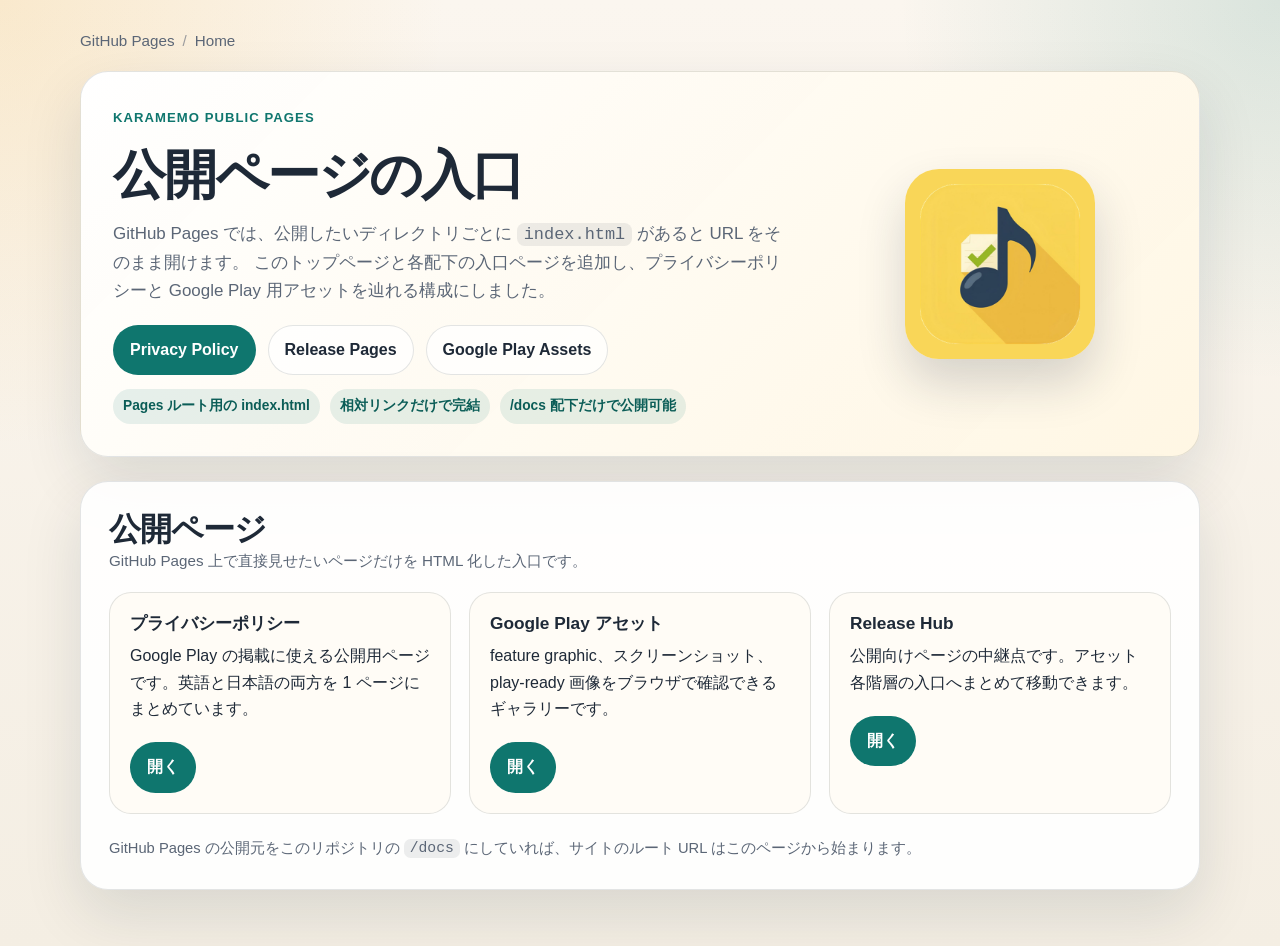
<file: docs/index.html>
<!DOCTYPE html>
<html lang="ja">
<head>
  <meta charset="utf-8">
  <meta name="viewport" content="width=device-width, initial-scale=1">
  <title>KaraMemo Public Pages</title>
  <meta name="description" content="KaraMemo の GitHub Pages 公開ページへの入口です。">
  <link rel="icon" type="image/png" href="./release/assets/google-play/app-icon.png">
  <link rel="stylesheet" href="./assets/site.css">
</head>
<body>
  <main>
    <div class="breadcrumb" aria-label="Breadcrumb">
      <span>GitHub Pages</span>
      <span class="sep">/</span>
      <span>Home</span>
    </div>

    <header class="hero">
      <div class="hero-copy">
        <div class="eyebrow">KaraMemo Public Pages</div>
        <h1>公開ページの入口</h1>
        <p class="lede">
          GitHub Pages では、公開したいディレクトリごとに <code>index.html</code> があると URL をそのまま開けます。
          このトップページと各配下の入口ページを追加し、プライバシーポリシーと Google Play 用アセットを辿れる構成にしました。
        </p>
        <div class="actions">
          <a class="button" href="./privacy-policy/index.html">Privacy Policy</a>
          <a class="button secondary" href="./release/index.html">Release Pages</a>
          <a class="button secondary" href="./release/assets/google-play/index.html">Google Play Assets</a>
        </div>
        <div class="badge-row" aria-label="Page notes">
          <span class="badge">Pages ルート用の index.html</span>
          <span class="badge">相対リンクだけで完結</span>
          <span class="badge">/docs 配下だけで公開可能</span>
        </div>
      </div>

      <div class="hero-media">
        <img class="hero-icon" src="./release/assets/google-play/app-icon.png" alt="KaraMemo app icon">
      </div>
    </header>

    <section class="section">
      <div class="section-head">
        <div>
          <h2>公開ページ</h2>
          <p class="note">GitHub Pages 上で直接見せたいページだけを HTML 化した入口です。</p>
        </div>
      </div>

      <div class="grid">
        <article class="card">
          <h3>プライバシーポリシー</h3>
          <p>Google Play の掲載に使える公開用ページです。英語と日本語の両方を 1 ページにまとめています。</p>
          <div class="actions">
            <a class="button" href="./privacy-policy/index.html">開く</a>
          </div>
        </article>

        <article class="card">
          <h3>Google Play アセット</h3>
          <p>feature graphic、スクリーンショット、play-ready 画像をブラウザで確認できるギャラリーです。</p>
          <div class="actions">
            <a class="button" href="./release/assets/google-play/index.html">開く</a>
          </div>
        </article>

        <article class="card">
          <h3>Release Hub</h3>
          <p>公開向けページの中継点です。アセット各階層の入口へまとめて移動できます。</p>
          <div class="actions">
            <a class="button" href="./release/index.html">開く</a>
          </div>
        </article>
      </div>

      <p class="footer-note">
        GitHub Pages の公開元をこのリポジトリの <code>/docs</code> にしていれば、サイトのルート URL はこのページから始まります。
      </p>
    </section>
  </main>
</body>
</html>
</file>
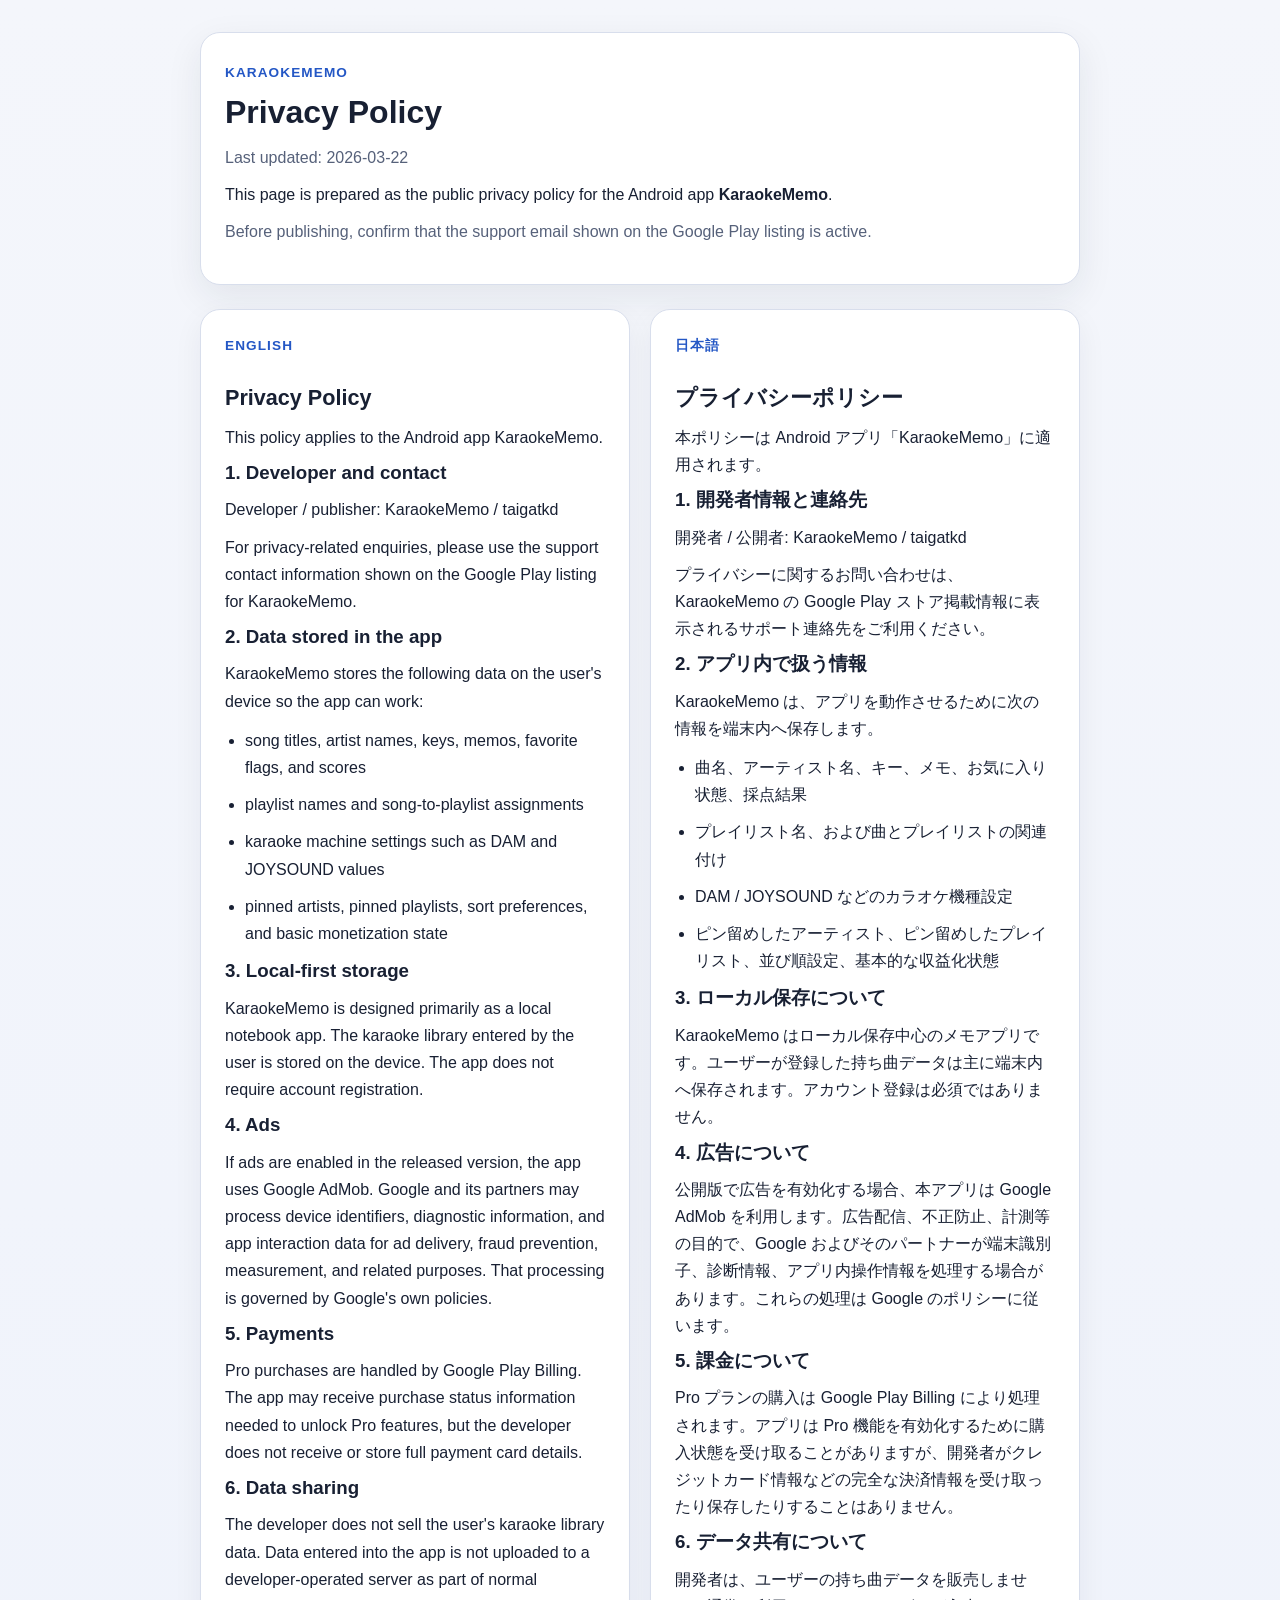
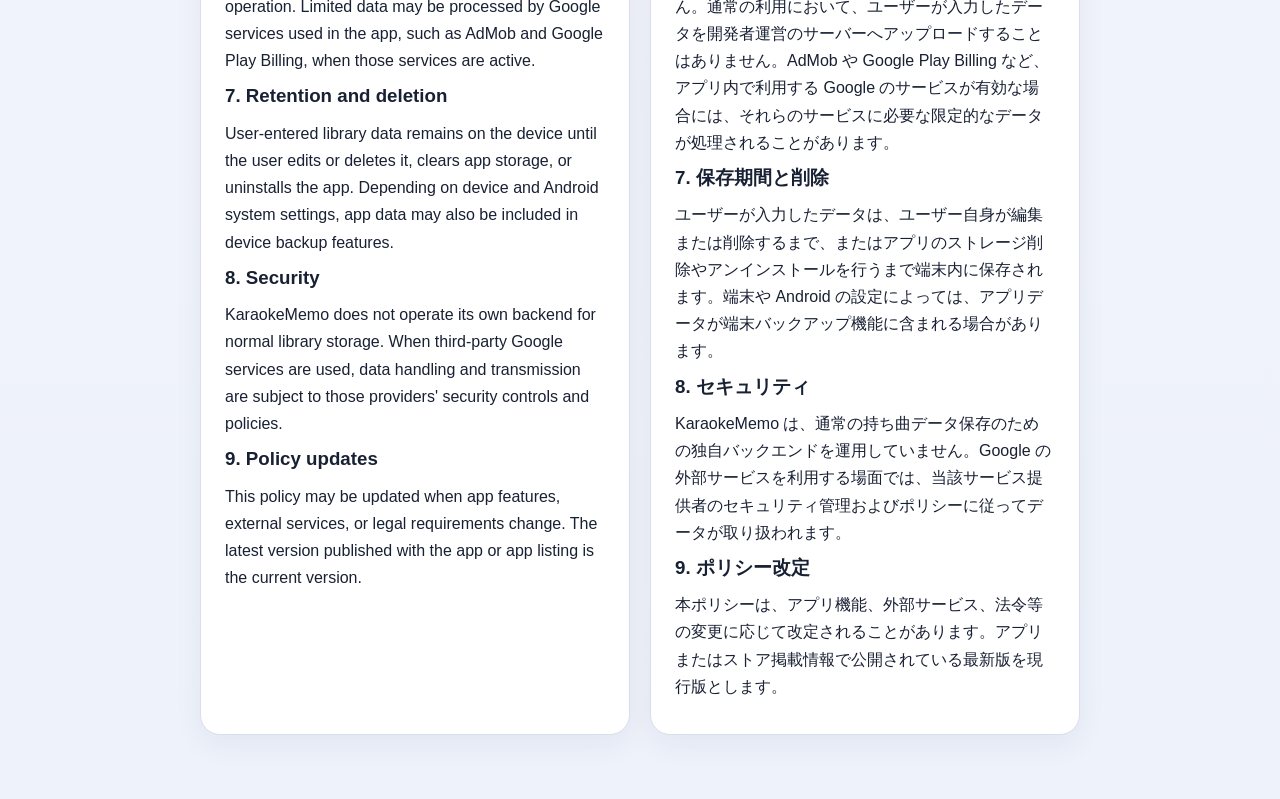
<file: docs/privacy-policy/index.html>
<!DOCTYPE html>
<html lang="en">
<head>
  <meta charset="utf-8">
  <meta name="viewport" content="width=device-width, initial-scale=1">
  <title>KaraokeMemo Privacy Policy</title>
  <link rel="icon" type="image/png" href="../release/assets/google-play/app-icon.png">
  <style>
    :root {
      color-scheme: light;
      --bg: #f6f7fb;
      --surface: #ffffff;
      --surface-alt: #eef1f8;
      --text: #182033;
      --muted: #56617a;
      --accent: #2457c5;
      --border: #d8deec;
    }

    * {
      box-sizing: border-box;
    }

    body {
      margin: 0;
      font-family: "Segoe UI", "Helvetica Neue", Arial, sans-serif;
      background: linear-gradient(180deg, #f4f6fb 0%, #eef2fb 100%);
      color: var(--text);
      line-height: 1.7;
    }

    main {
      max-width: 920px;
      margin: 0 auto;
      padding: 32px 20px 64px;
    }

    header {
      background: var(--surface);
      border: 1px solid var(--border);
      border-radius: 20px;
      padding: 28px 24px;
      box-shadow: 0 12px 36px rgba(24, 32, 51, 0.08);
    }

    h1,
    h2,
    h3 {
      line-height: 1.25;
      margin: 0 0 12px;
    }

    h1 {
      font-size: 2rem;
    }

    h2 {
      font-size: 1.35rem;
      margin-top: 28px;
    }

    p,
    li {
      color: var(--text);
      margin: 0 0 10px;
    }

    .meta,
    .note {
      color: var(--muted);
    }

    .lang-grid {
      display: grid;
      gap: 20px;
      margin-top: 24px;
    }

    .card {
      background: var(--surface);
      border: 1px solid var(--border);
      border-radius: 20px;
      padding: 24px;
      box-shadow: 0 10px 30px rgba(24, 32, 51, 0.06);
    }

    .eyebrow {
      color: var(--accent);
      font-size: 0.85rem;
      font-weight: 700;
      letter-spacing: 0.08em;
      text-transform: uppercase;
      margin-bottom: 8px;
    }

    ul {
      padding-left: 20px;
      margin: 12px 0;
    }

    code {
      font-family: Consolas, "Courier New", monospace;
      background: var(--surface-alt);
      border-radius: 6px;
      padding: 2px 6px;
    }

    @media (min-width: 840px) {
      .lang-grid {
        grid-template-columns: 1fr 1fr;
      }
    }
  </style>
</head>
<body>
  <main>
    <header>
      <div class="eyebrow">KaraokeMemo</div>
      <h1>Privacy Policy</h1>
      <p class="meta">Last updated: 2026-03-22</p>
      <p>
        This page is prepared as the public privacy policy for the Android app
        <strong>KaraokeMemo</strong>.
      </p>
      <p class="note">
        Before publishing, confirm that the support email shown on the Google Play listing is active.
      </p>
    </header>

    <section class="lang-grid" aria-label="Privacy policy in English and Japanese">
      <article class="card" lang="en">
        <div class="eyebrow">English</div>
        <h2>Privacy Policy</h2>
        <p>This policy applies to the Android app KaraokeMemo.</p>

        <h3>1. Developer and contact</h3>
        <p>
          Developer / publisher: KaraokeMemo / taigatkd
        </p>
        <p>
          For privacy-related enquiries, please use the support contact information shown on the Google Play listing for KaraokeMemo.
        </p>

        <h3>2. Data stored in the app</h3>
        <p>KaraokeMemo stores the following data on the user's device so the app can work:</p>
        <ul>
          <li>song titles, artist names, keys, memos, favorite flags, and scores</li>
          <li>playlist names and song-to-playlist assignments</li>
          <li>karaoke machine settings such as DAM and JOYSOUND values</li>
          <li>pinned artists, pinned playlists, sort preferences, and basic monetization state</li>
        </ul>

        <h3>3. Local-first storage</h3>
        <p>
          KaraokeMemo is designed primarily as a local notebook app. The karaoke library entered by the user is stored on the device. The app does not require account registration.
        </p>

        <h3>4. Ads</h3>
        <p>
          If ads are enabled in the released version, the app uses Google AdMob. Google and its partners may process device identifiers, diagnostic information, and app interaction data for ad delivery, fraud prevention, measurement, and related purposes. That processing is governed by Google's own policies.
        </p>

        <h3>5. Payments</h3>
        <p>
          Pro purchases are handled by Google Play Billing. The app may receive purchase status information needed to unlock Pro features, but the developer does not receive or store full payment card details.
        </p>

        <h3>6. Data sharing</h3>
        <p>
          The developer does not sell the user's karaoke library data. Data entered into the app is not uploaded to a developer-operated server as part of normal operation. Limited data may be processed by Google services used in the app, such as AdMob and Google Play Billing, when those services are active.
        </p>

        <h3>7. Retention and deletion</h3>
        <p>
          User-entered library data remains on the device until the user edits or deletes it, clears app storage, or uninstalls the app. Depending on device and Android system settings, app data may also be included in device backup features.
        </p>

        <h3>8. Security</h3>
        <p>
          KaraokeMemo does not operate its own backend for normal library storage. When third-party Google services are used, data handling and transmission are subject to those providers' security controls and policies.
        </p>

        <h3>9. Policy updates</h3>
        <p>
          This policy may be updated when app features, external services, or legal requirements change. The latest version published with the app or app listing is the current version.
        </p>
      </article>

      <article class="card" lang="ja">
        <div class="eyebrow">日本語</div>
        <h2>プライバシーポリシー</h2>
        <p>本ポリシーは Android アプリ「KaraokeMemo」に適用されます。</p>

        <h3>1. 開発者情報と連絡先</h3>
        <p>開発者 / 公開者: KaraokeMemo / taigatkd</p>
        <p>
          プライバシーに関するお問い合わせは、KaraokeMemo の Google Play ストア掲載情報に表示されるサポート連絡先をご利用ください。
        </p>

        <h3>2. アプリ内で扱う情報</h3>
        <p>KaraokeMemo は、アプリを動作させるために次の情報を端末内へ保存します。</p>
        <ul>
          <li>曲名、アーティスト名、キー、メモ、お気に入り状態、採点結果</li>
          <li>プレイリスト名、および曲とプレイリストの関連付け</li>
          <li>DAM / JOYSOUND などのカラオケ機種設定</li>
          <li>ピン留めしたアーティスト、ピン留めしたプレイリスト、並び順設定、基本的な収益化状態</li>
        </ul>

        <h3>3. ローカル保存について</h3>
        <p>
          KaraokeMemo はローカル保存中心のメモアプリです。ユーザーが登録した持ち曲データは主に端末内へ保存されます。アカウント登録は必須ではありません。
        </p>

        <h3>4. 広告について</h3>
        <p>
          公開版で広告を有効化する場合、本アプリは Google AdMob を利用します。広告配信、不正防止、計測等の目的で、Google およびそのパートナーが端末識別子、診断情報、アプリ内操作情報を処理する場合があります。これらの処理は Google のポリシーに従います。
        </p>

        <h3>5. 課金について</h3>
        <p>
          Pro プランの購入は Google Play Billing により処理されます。アプリは Pro 機能を有効化するために購入状態を受け取ることがありますが、開発者がクレジットカード情報などの完全な決済情報を受け取ったり保存したりすることはありません。
        </p>

        <h3>6. データ共有について</h3>
        <p>
          開発者は、ユーザーの持ち曲データを販売しません。通常の利用において、ユーザーが入力したデータを開発者運営のサーバーへアップロードすることはありません。AdMob や Google Play Billing など、アプリ内で利用する Google のサービスが有効な場合には、それらのサービスに必要な限定的なデータが処理されることがあります。
        </p>

        <h3>7. 保存期間と削除</h3>
        <p>
          ユーザーが入力したデータは、ユーザー自身が編集または削除するまで、またはアプリのストレージ削除やアンインストールを行うまで端末内に保存されます。端末や Android の設定によっては、アプリデータが端末バックアップ機能に含まれる場合があります。
        </p>

        <h3>8. セキュリティ</h3>
        <p>
          KaraokeMemo は、通常の持ち曲データ保存のための独自バックエンドを運用していません。Google の外部サービスを利用する場面では、当該サービス提供者のセキュリティ管理およびポリシーに従ってデータが取り扱われます。
        </p>

        <h3>9. ポリシー改定</h3>
        <p>
          本ポリシーは、アプリ機能、外部サービス、法令等の変更に応じて改定されることがあります。アプリまたはストア掲載情報で公開されている最新版を現行版とします。
        </p>
      </article>
    </section>
  </main>
</body>
</html>
</file>
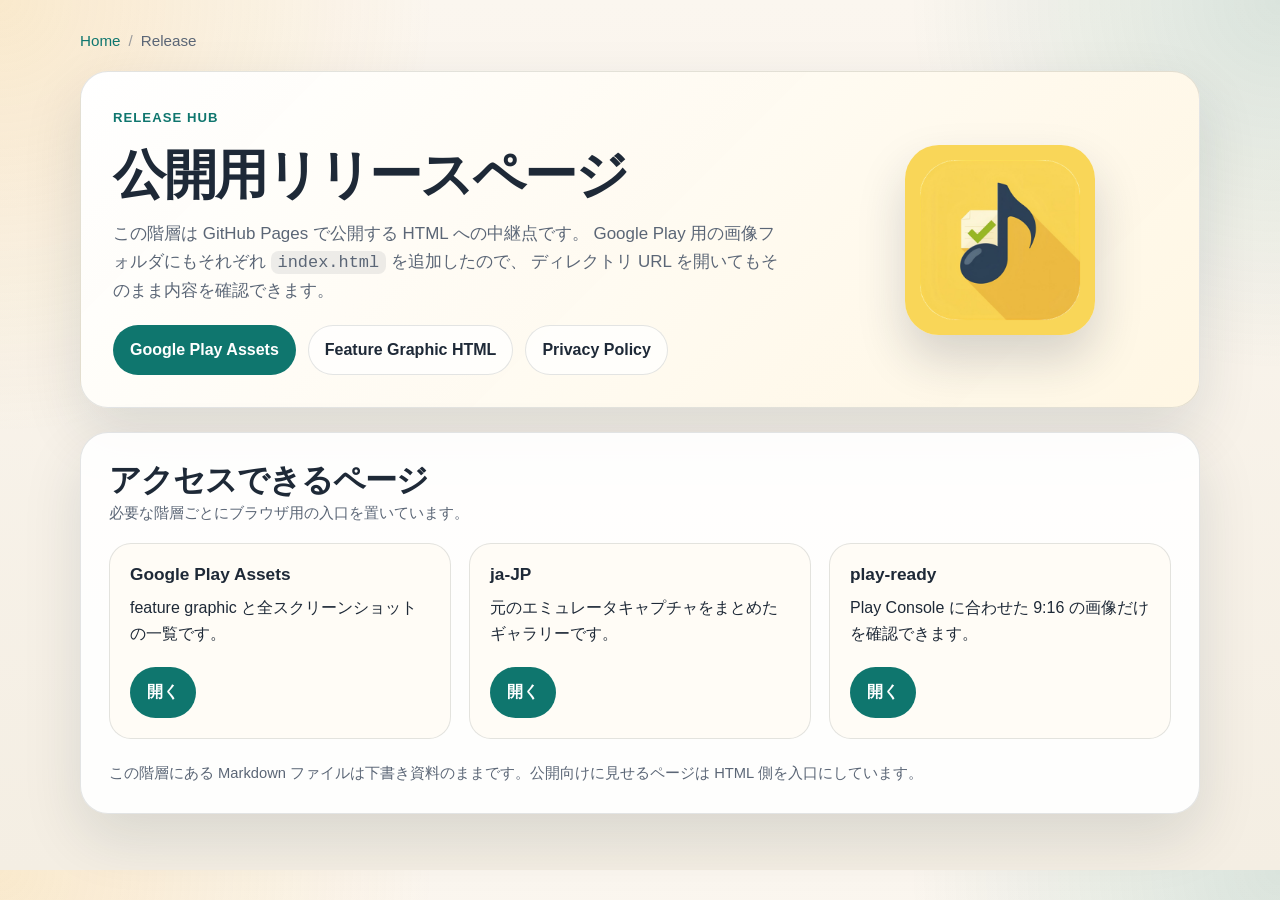
<file: docs/release/index.html>
<!DOCTYPE html>
<html lang="ja">
<head>
  <meta charset="utf-8">
  <meta name="viewport" content="width=device-width, initial-scale=1">
  <title>KaraMemo Release Pages</title>
  <meta name="description" content="KaraMemo のリリース公開ページ入口です。">
  <link rel="icon" type="image/png" href="./assets/google-play/app-icon.png">
  <link rel="stylesheet" href="../assets/site.css">
</head>
<body>
  <main>
    <nav class="breadcrumb" aria-label="Breadcrumb">
      <a href="../index.html">Home</a>
      <span class="sep">/</span>
      <span>Release</span>
    </nav>

    <header class="hero">
      <div class="hero-copy">
        <div class="eyebrow">Release Hub</div>
        <h1>公開用リリースページ</h1>
        <p class="lede">
          この階層は GitHub Pages で公開する HTML への中継点です。
          Google Play 用の画像フォルダにもそれぞれ <code>index.html</code> を追加したので、
          ディレクトリ URL を開いてもそのまま内容を確認できます。
        </p>
        <div class="actions">
          <a class="button" href="./assets/google-play/index.html">Google Play Assets</a>
          <a class="button secondary" href="./assets/google-play/feature-graphic.html">Feature Graphic HTML</a>
          <a class="button secondary" href="../privacy-policy/index.html">Privacy Policy</a>
        </div>
      </div>

      <div class="hero-media">
        <img class="hero-icon" src="./assets/google-play/app-icon.png" alt="KaraMemo app icon">
      </div>
    </header>

    <section class="section">
      <div class="section-head">
        <div>
          <h2>アクセスできるページ</h2>
          <p class="note">必要な階層ごとにブラウザ用の入口を置いています。</p>
        </div>
      </div>

      <div class="grid">
        <article class="card">
          <h3>Google Play Assets</h3>
          <p>feature graphic と全スクリーンショットの一覧です。</p>
          <div class="actions">
            <a class="button" href="./assets/google-play/index.html">開く</a>
          </div>
        </article>

        <article class="card">
          <h3>ja-JP</h3>
          <p>元のエミュレータキャプチャをまとめたギャラリーです。</p>
          <div class="actions">
            <a class="button" href="./assets/google-play/ja-JP/index.html">開く</a>
          </div>
        </article>

        <article class="card">
          <h3>play-ready</h3>
          <p>Play Console に合わせた 9:16 の画像だけを確認できます。</p>
          <div class="actions">
            <a class="button" href="./assets/google-play/ja-JP/play-ready/index.html">開く</a>
          </div>
        </article>
      </div>

      <p class="footer-note">
        この階層にある Markdown ファイルは下書き資料のままです。公開向けに見せるページは HTML 側を入口にしています。
      </p>
    </section>
  </main>
</body>
</html>
</file>
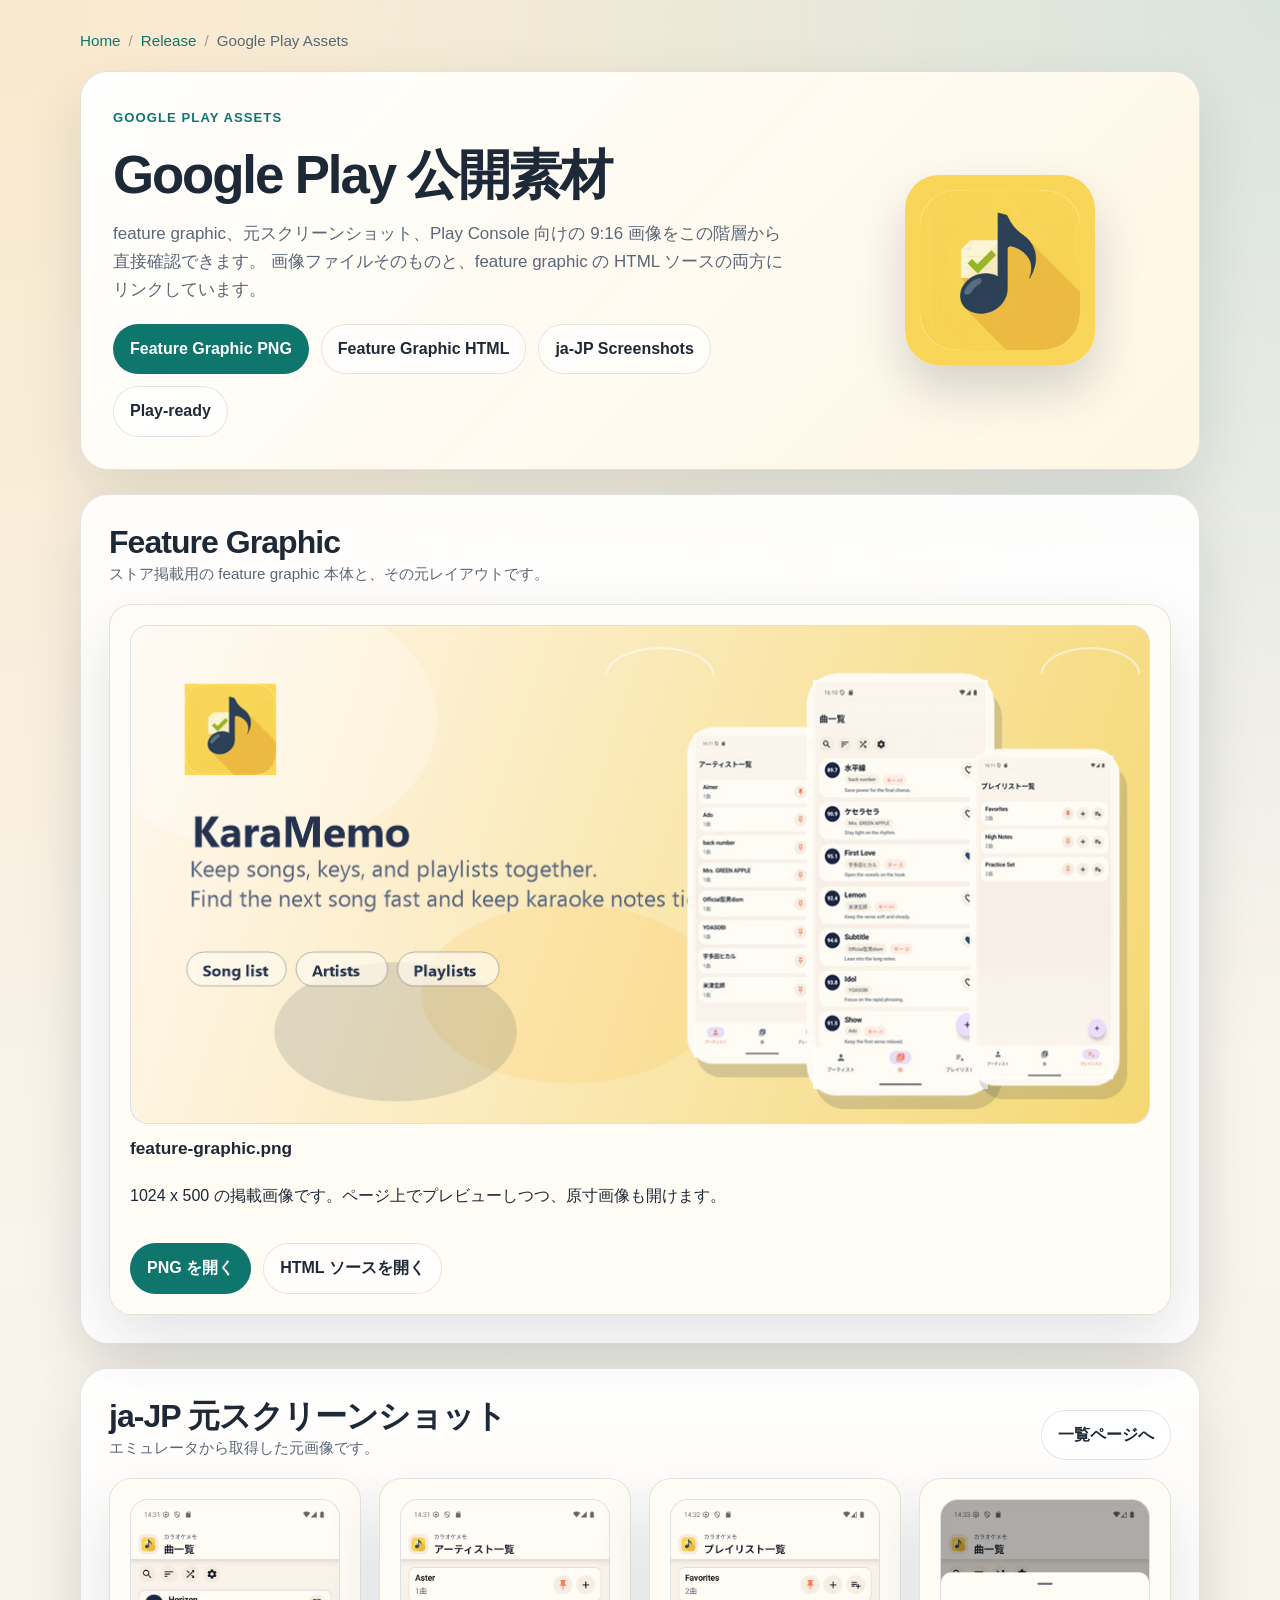
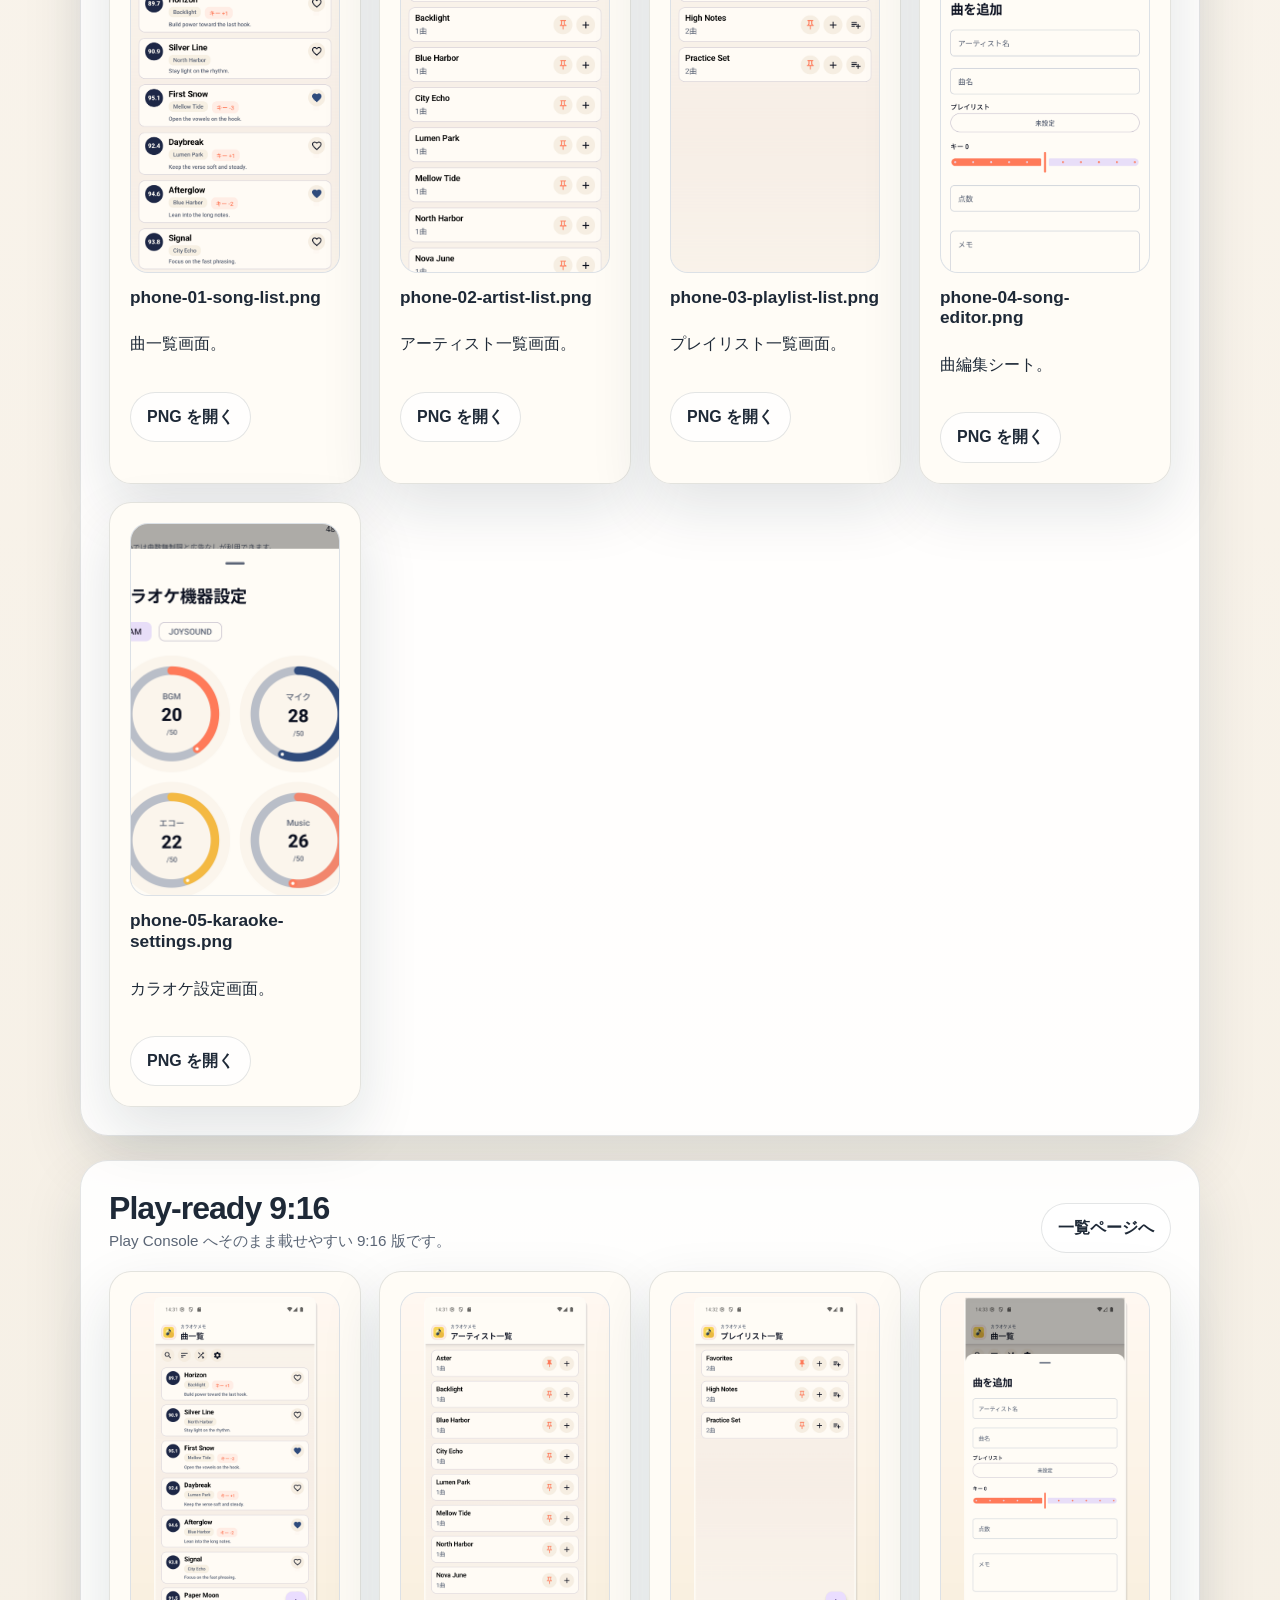
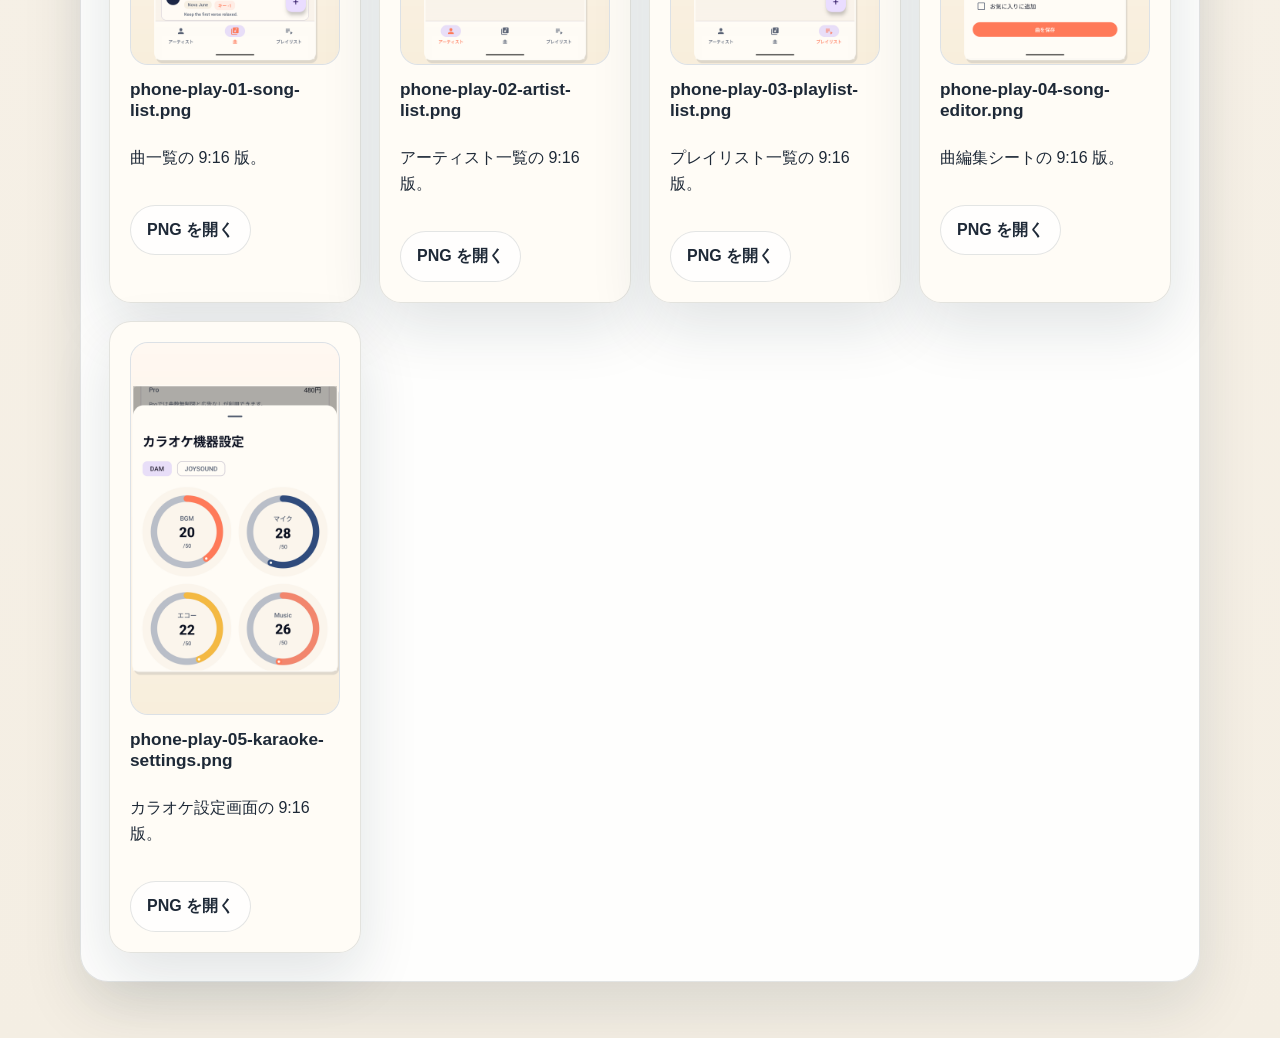
<file: docs/release/assets/google-play/index.html>
<!DOCTYPE html>
<html lang="ja">
<head>
  <meta charset="utf-8">
  <meta name="viewport" content="width=device-width, initial-scale=1">
  <title>KaraMemo Google Play Assets</title>
  <meta name="description" content="KaraMemo の Google Play 公開アセット一覧です。">
  <link rel="icon" type="image/png" href="./app-icon.png">
  <link rel="stylesheet" href="../../../assets/site.css">
</head>
<body>
  <main>
    <nav class="breadcrumb" aria-label="Breadcrumb">
      <a href="../../../index.html">Home</a>
      <span class="sep">/</span>
      <a href="../../index.html">Release</a>
      <span class="sep">/</span>
      <span>Google Play Assets</span>
    </nav>

    <header class="hero">
      <div class="hero-copy">
        <div class="eyebrow">Google Play Assets</div>
        <h1>Google Play 公開素材</h1>
        <p class="lede">
          feature graphic、元スクリーンショット、Play Console 向けの 9:16 画像をこの階層から直接確認できます。
          画像ファイルそのものと、feature graphic の HTML ソースの両方にリンクしています。
        </p>
        <div class="actions">
          <a class="button" href="./feature-graphic.png">Feature Graphic PNG</a>
          <a class="button secondary" href="./feature-graphic.html">Feature Graphic HTML</a>
          <a class="button secondary" href="./ja-JP/index.html">ja-JP Screenshots</a>
          <a class="button secondary" href="./ja-JP/play-ready/index.html">Play-ready</a>
        </div>
      </div>

      <div class="hero-media">
        <img class="hero-icon" src="./app-icon.png" alt="KaraMemo app icon">
      </div>
    </header>

    <section class="section">
      <div class="section-head">
        <div>
          <h2>Feature Graphic</h2>
          <p class="note">ストア掲載用の feature graphic 本体と、その元レイアウトです。</p>
        </div>
      </div>

      <div class="asset-grid">
        <article class="asset-card wide">
          <img class="feature-image" src="./feature-graphic.png" alt="KaraMemo Google Play feature graphic preview">
          <h3>feature-graphic.png</h3>
          <p>1024 x 500 の掲載画像です。ページ上でプレビューしつつ、原寸画像も開けます。</p>
          <div class="actions">
            <a class="button" href="./feature-graphic.png">PNG を開く</a>
            <a class="button secondary" href="./feature-graphic.html">HTML ソースを開く</a>
          </div>
        </article>
      </div>
    </section>

    <section class="section">
      <div class="section-head">
        <div>
          <h2>ja-JP 元スクリーンショット</h2>
          <p class="note">エミュレータから取得した元画像です。</p>
        </div>
        <a class="button secondary" href="./ja-JP/index.html">一覧ページへ</a>
      </div>

      <div class="asset-grid">
        <article class="asset-card">
          <img src="./ja-JP/phone-01-song-list.png" alt="曲一覧スクリーンショット">
          <h3>phone-01-song-list.png</h3>
          <p>曲一覧画面。</p>
          <div class="actions"><a class="button secondary" href="./ja-JP/phone-01-song-list.png">PNG を開く</a></div>
        </article>

        <article class="asset-card">
          <img src="./ja-JP/phone-02-artist-list.png" alt="アーティスト一覧スクリーンショット">
          <h3>phone-02-artist-list.png</h3>
          <p>アーティスト一覧画面。</p>
          <div class="actions"><a class="button secondary" href="./ja-JP/phone-02-artist-list.png">PNG を開く</a></div>
        </article>

        <article class="asset-card">
          <img src="./ja-JP/phone-03-playlist-list.png" alt="プレイリスト一覧スクリーンショット">
          <h3>phone-03-playlist-list.png</h3>
          <p>プレイリスト一覧画面。</p>
          <div class="actions"><a class="button secondary" href="./ja-JP/phone-03-playlist-list.png">PNG を開く</a></div>
        </article>

        <article class="asset-card">
          <img src="./ja-JP/phone-04-song-editor.png" alt="曲編集スクリーンショット">
          <h3>phone-04-song-editor.png</h3>
          <p>曲編集シート。</p>
          <div class="actions"><a class="button secondary" href="./ja-JP/phone-04-song-editor.png">PNG を開く</a></div>
        </article>

        <article class="asset-card">
          <img src="./ja-JP/phone-05-karaoke-settings.png" alt="カラオケ設定画面スクリーンショット">
          <h3>phone-05-karaoke-settings.png</h3>
          <p>カラオケ設定画面。</p>
          <div class="actions"><a class="button secondary" href="./ja-JP/phone-05-karaoke-settings.png">PNG を開く</a></div>
        </article>
      </div>
    </section>

    <section class="section">
      <div class="section-head">
        <div>
          <h2>Play-ready 9:16</h2>
          <p class="note">Play Console へそのまま載せやすい 9:16 版です。</p>
        </div>
        <a class="button secondary" href="./ja-JP/play-ready/index.html">一覧ページへ</a>
      </div>

      <div class="asset-grid">
        <article class="asset-card">
          <img src="./ja-JP/play-ready/phone-play-01-song-list.png" alt="曲一覧 play-ready スクリーンショット">
          <h3>phone-play-01-song-list.png</h3>
          <p>曲一覧の 9:16 版。</p>
          <div class="actions"><a class="button secondary" href="./ja-JP/play-ready/phone-play-01-song-list.png">PNG を開く</a></div>
        </article>

        <article class="asset-card">
          <img src="./ja-JP/play-ready/phone-play-02-artist-list.png" alt="アーティスト一覧 play-ready スクリーンショット">
          <h3>phone-play-02-artist-list.png</h3>
          <p>アーティスト一覧の 9:16 版。</p>
          <div class="actions"><a class="button secondary" href="./ja-JP/play-ready/phone-play-02-artist-list.png">PNG を開く</a></div>
        </article>

        <article class="asset-card">
          <img src="./ja-JP/play-ready/phone-play-03-playlist-list.png" alt="プレイリスト一覧 play-ready スクリーンショット">
          <h3>phone-play-03-playlist-list.png</h3>
          <p>プレイリスト一覧の 9:16 版。</p>
          <div class="actions"><a class="button secondary" href="./ja-JP/play-ready/phone-play-03-playlist-list.png">PNG を開く</a></div>
        </article>

        <article class="asset-card">
          <img src="./ja-JP/play-ready/phone-play-04-song-editor.png" alt="曲編集 play-ready スクリーンショット">
          <h3>phone-play-04-song-editor.png</h3>
          <p>曲編集シートの 9:16 版。</p>
          <div class="actions"><a class="button secondary" href="./ja-JP/play-ready/phone-play-04-song-editor.png">PNG を開く</a></div>
        </article>

        <article class="asset-card">
          <img src="./ja-JP/play-ready/phone-play-05-karaoke-settings.png" alt="カラオケ設定画面 play-ready スクリーンショット">
          <h3>phone-play-05-karaoke-settings.png</h3>
          <p>カラオケ設定画面の 9:16 版。</p>
          <div class="actions"><a class="button secondary" href="./ja-JP/play-ready/phone-play-05-karaoke-settings.png">PNG を開く</a></div>
        </article>
      </div>
    </section>
  </main>
</body>
</html>
</file>
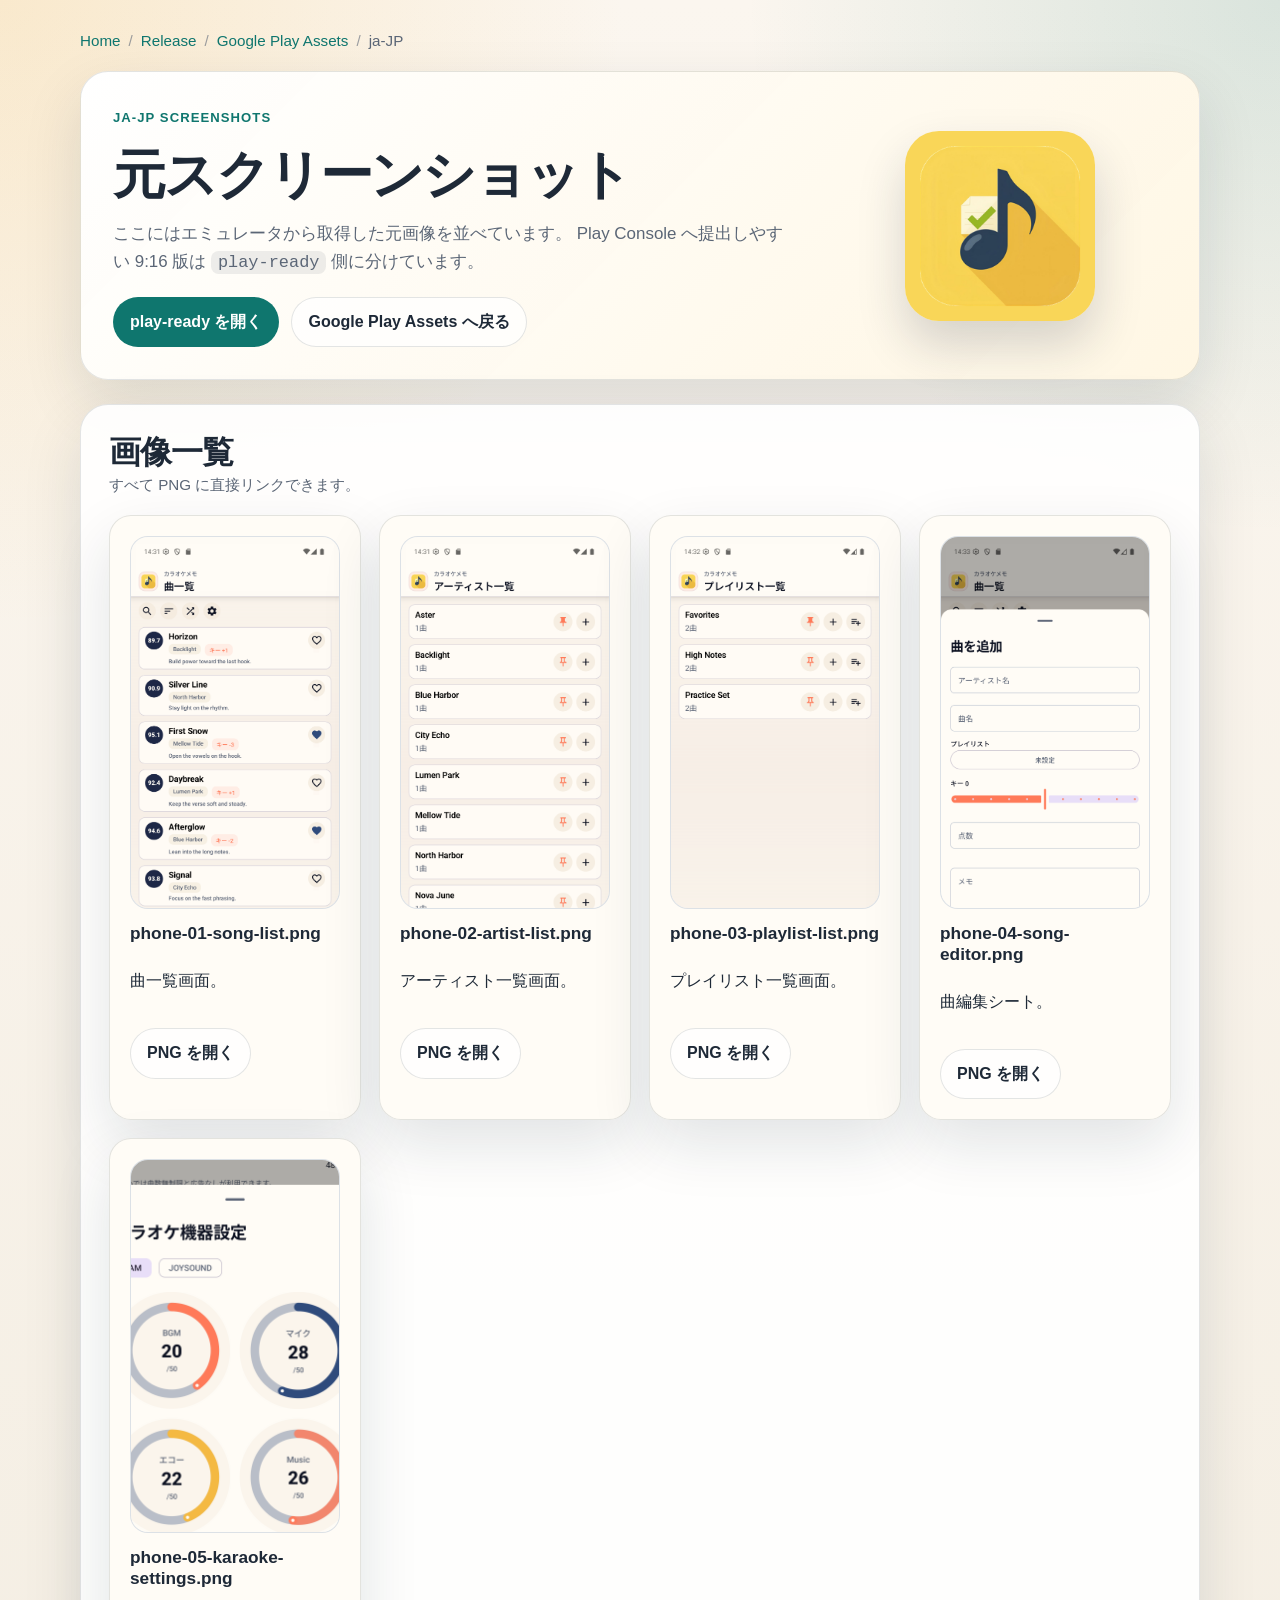
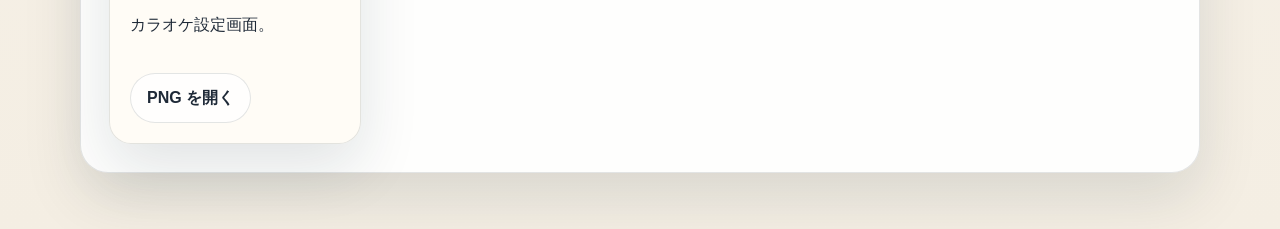
<file: docs/release/assets/google-play/ja-JP/index.html>
<!DOCTYPE html>
<html lang="ja">
<head>
  <meta charset="utf-8">
  <meta name="viewport" content="width=device-width, initial-scale=1">
  <title>KaraMemo ja-JP Screenshots</title>
  <meta name="description" content="KaraMemo の ja-JP スクリーンショット一覧です。">
  <link rel="icon" type="image/png" href="../app-icon.png">
  <link rel="stylesheet" href="../../../../assets/site.css">
</head>
<body>
  <main>
    <nav class="breadcrumb" aria-label="Breadcrumb">
      <a href="../../../../index.html">Home</a>
      <span class="sep">/</span>
      <a href="../../../index.html">Release</a>
      <span class="sep">/</span>
      <a href="../index.html">Google Play Assets</a>
      <span class="sep">/</span>
      <span>ja-JP</span>
    </nav>

    <header class="hero">
      <div class="hero-copy">
        <div class="eyebrow">ja-JP Screenshots</div>
        <h1>元スクリーンショット</h1>
        <p class="lede">
          ここにはエミュレータから取得した元画像を並べています。
          Play Console へ提出しやすい 9:16 版は <code>play-ready</code> 側に分けています。
        </p>
        <div class="actions">
          <a class="button" href="./play-ready/index.html">play-ready を開く</a>
          <a class="button secondary" href="../index.html">Google Play Assets へ戻る</a>
        </div>
      </div>

      <div class="hero-media">
        <img class="hero-icon" src="../app-icon.png" alt="KaraMemo app icon">
      </div>
    </header>

    <section class="section">
      <div class="section-head">
        <div>
          <h2>画像一覧</h2>
          <p class="note">すべて PNG に直接リンクできます。</p>
        </div>
      </div>

      <div class="asset-grid">
        <article class="asset-card">
          <img src="./phone-01-song-list.png" alt="曲一覧スクリーンショット">
          <h3>phone-01-song-list.png</h3>
          <p>曲一覧画面。</p>
          <div class="actions"><a class="button secondary" href="./phone-01-song-list.png">PNG を開く</a></div>
        </article>

        <article class="asset-card">
          <img src="./phone-02-artist-list.png" alt="アーティスト一覧スクリーンショット">
          <h3>phone-02-artist-list.png</h3>
          <p>アーティスト一覧画面。</p>
          <div class="actions"><a class="button secondary" href="./phone-02-artist-list.png">PNG を開く</a></div>
        </article>

        <article class="asset-card">
          <img src="./phone-03-playlist-list.png" alt="プレイリスト一覧スクリーンショット">
          <h3>phone-03-playlist-list.png</h3>
          <p>プレイリスト一覧画面。</p>
          <div class="actions"><a class="button secondary" href="./phone-03-playlist-list.png">PNG を開く</a></div>
        </article>

        <article class="asset-card">
          <img src="./phone-04-song-editor.png" alt="曲編集スクリーンショット">
          <h3>phone-04-song-editor.png</h3>
          <p>曲編集シート。</p>
          <div class="actions"><a class="button secondary" href="./phone-04-song-editor.png">PNG を開く</a></div>
        </article>

        <article class="asset-card">
          <img src="./phone-05-karaoke-settings.png" alt="カラオケ設定画面スクリーンショット">
          <h3>phone-05-karaoke-settings.png</h3>
          <p>カラオケ設定画面。</p>
          <div class="actions"><a class="button secondary" href="./phone-05-karaoke-settings.png">PNG を開く</a></div>
        </article>
      </div>
    </section>
  </main>
</body>
</html>
</file>
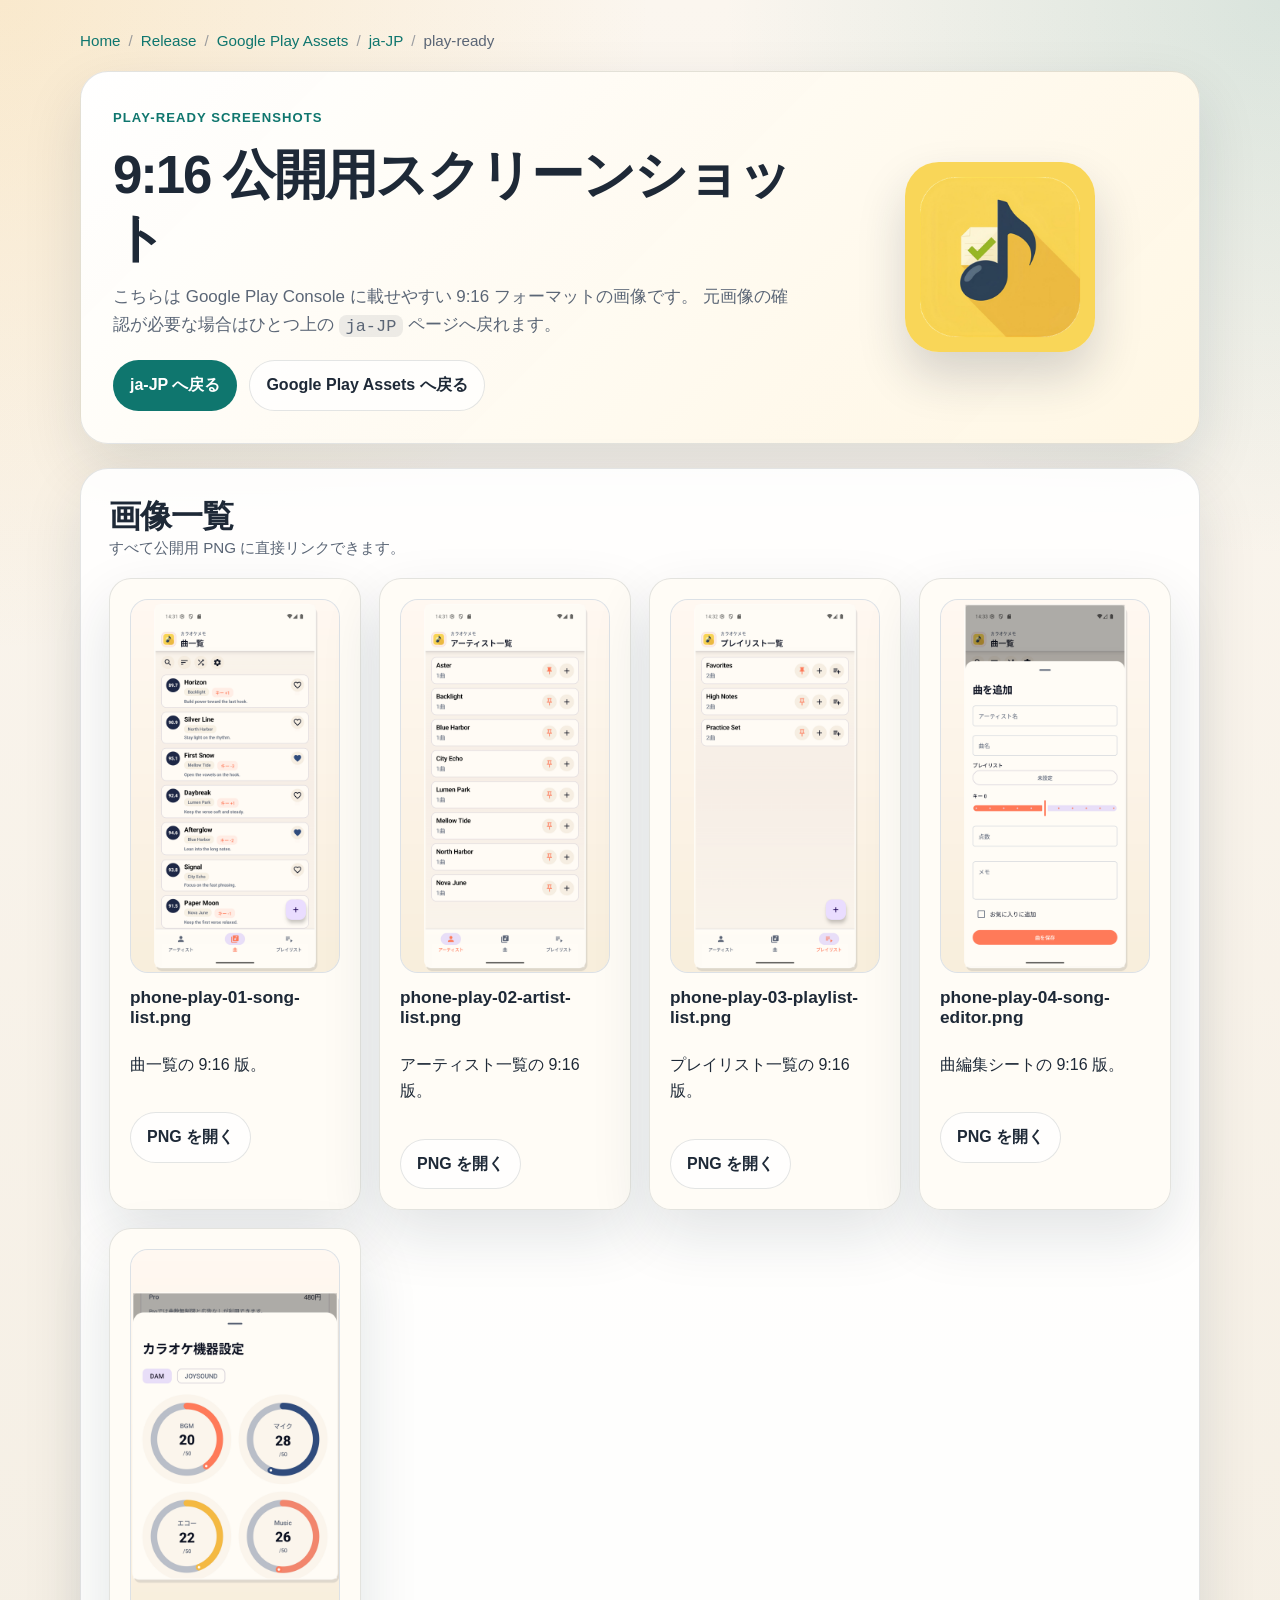
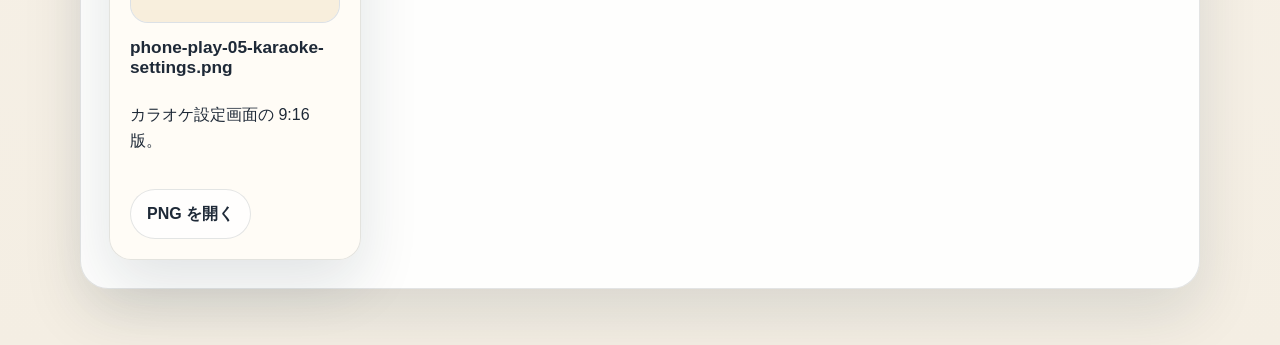
<file: docs/release/assets/google-play/ja-JP/play-ready/index.html>
<!DOCTYPE html>
<html lang="ja">
<head>
  <meta charset="utf-8">
  <meta name="viewport" content="width=device-width, initial-scale=1">
  <title>KaraMemo Play-ready Screenshots</title>
  <meta name="description" content="KaraMemo の Play Console 向け 9:16 スクリーンショット一覧です。">
  <link rel="icon" type="image/png" href="../../app-icon.png">
  <link rel="stylesheet" href="../../../../../assets/site.css">
</head>
<body>
  <main>
    <nav class="breadcrumb" aria-label="Breadcrumb">
      <a href="../../../../../index.html">Home</a>
      <span class="sep">/</span>
      <a href="../../../../index.html">Release</a>
      <span class="sep">/</span>
      <a href="../../index.html">Google Play Assets</a>
      <span class="sep">/</span>
      <a href="../index.html">ja-JP</a>
      <span class="sep">/</span>
      <span>play-ready</span>
    </nav>

    <header class="hero">
      <div class="hero-copy">
        <div class="eyebrow">Play-ready Screenshots</div>
        <h1>9:16 公開用スクリーンショット</h1>
        <p class="lede">
          こちらは Google Play Console に載せやすい 9:16 フォーマットの画像です。
          元画像の確認が必要な場合はひとつ上の <code>ja-JP</code> ページへ戻れます。
        </p>
        <div class="actions">
          <a class="button" href="../index.html">ja-JP へ戻る</a>
          <a class="button secondary" href="../../index.html">Google Play Assets へ戻る</a>
        </div>
      </div>

      <div class="hero-media">
        <img class="hero-icon" src="../../app-icon.png" alt="KaraMemo app icon">
      </div>
    </header>

    <section class="section">
      <div class="section-head">
        <div>
          <h2>画像一覧</h2>
          <p class="note">すべて公開用 PNG に直接リンクできます。</p>
        </div>
      </div>

      <div class="asset-grid">
        <article class="asset-card">
          <img src="./phone-play-01-song-list.png" alt="曲一覧 play-ready スクリーンショット">
          <h3>phone-play-01-song-list.png</h3>
          <p>曲一覧の 9:16 版。</p>
          <div class="actions"><a class="button secondary" href="./phone-play-01-song-list.png">PNG を開く</a></div>
        </article>

        <article class="asset-card">
          <img src="./phone-play-02-artist-list.png" alt="アーティスト一覧 play-ready スクリーンショット">
          <h3>phone-play-02-artist-list.png</h3>
          <p>アーティスト一覧の 9:16 版。</p>
          <div class="actions"><a class="button secondary" href="./phone-play-02-artist-list.png">PNG を開く</a></div>
        </article>

        <article class="asset-card">
          <img src="./phone-play-03-playlist-list.png" alt="プレイリスト一覧 play-ready スクリーンショット">
          <h3>phone-play-03-playlist-list.png</h3>
          <p>プレイリスト一覧の 9:16 版。</p>
          <div class="actions"><a class="button secondary" href="./phone-play-03-playlist-list.png">PNG を開く</a></div>
        </article>

        <article class="asset-card">
          <img src="./phone-play-04-song-editor.png" alt="曲編集 play-ready スクリーンショット">
          <h3>phone-play-04-song-editor.png</h3>
          <p>曲編集シートの 9:16 版。</p>
          <div class="actions"><a class="button secondary" href="./phone-play-04-song-editor.png">PNG を開く</a></div>
        </article>

        <article class="asset-card">
          <img src="./phone-play-05-karaoke-settings.png" alt="カラオケ設定画面 play-ready スクリーンショット">
          <h3>phone-play-05-karaoke-settings.png</h3>
          <p>カラオケ設定画面の 9:16 版。</p>
          <div class="actions"><a class="button secondary" href="./phone-play-05-karaoke-settings.png">PNG を開く</a></div>
        </article>
      </div>
    </section>
  </main>
</body>
</html>
</file>
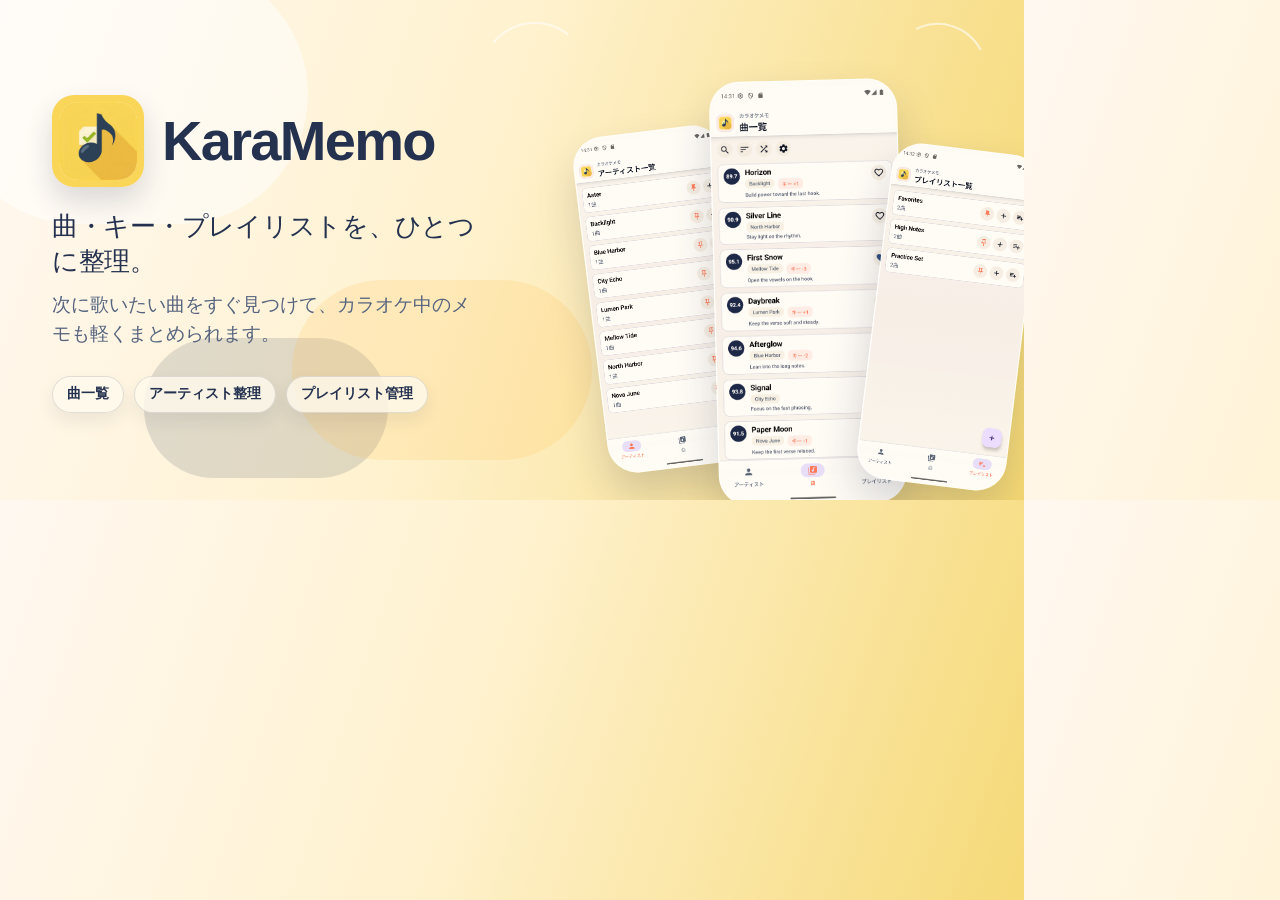
<file: docs/release/assets/google-play/feature-graphic.html>
<!doctype html>
<html lang="ja">
<head>
  <meta charset="utf-8">
  <meta name="viewport" content="width=1024, initial-scale=1">
  <title>KaraMemo Feature Graphic</title>
  <link rel="icon" type="image/png" href="./app-icon.png">
  <style>
    :root {
      --bg-start: #fff8f1;
      --bg-end: #f5d873;
      --ink: #24314f;
      --subtle: #56647f;
      --card: rgba(255, 252, 246, 0.92);
      --chip: rgba(255, 250, 238, 0.78);
      --shadow: rgba(32, 41, 66, 0.18);
    }

    * {
      box-sizing: border-box;
    }

    html,
    body {
      margin: 0;
      width: 1024px;
      height: 500px;
      overflow: hidden;
      background: linear-gradient(108deg, var(--bg-start) 0%, #fff2cf 45%, var(--bg-end) 100%);
      color: var(--ink);
      font-family: "Segoe UI", "Yu Gothic UI", "Hiragino Sans", sans-serif;
    }

    body {
      position: relative;
      isolation: isolate;
    }

    body::before,
    body::after {
      content: "";
      position: absolute;
      border-radius: 999px;
      pointer-events: none;
      z-index: 0;
    }

    body::before {
      width: 360px;
      height: 260px;
      left: -52px;
      top: -36px;
      background: rgba(255, 255, 255, 0.52);
    }

    body::after {
      width: 300px;
      height: 180px;
      left: 292px;
      bottom: 40px;
      background: rgba(255, 190, 73, 0.18);
    }

    .blob {
      position: absolute;
      border-radius: 999px;
      z-index: 0;
      pointer-events: none;
    }

    .blob.blob-a {
      left: 144px;
      bottom: 22px;
      width: 244px;
      height: 140px;
      background: rgba(35, 49, 79, 0.14);
    }

    .arc {
      position: absolute;
      border: 2px solid rgba(255, 255, 255, 0.6);
      border-color: rgba(255, 255, 255, 0.6) transparent transparent transparent;
      border-radius: 999px 999px 0 0;
      z-index: 0;
      pointer-events: none;
    }

    .arc.arc-a {
      width: 108px;
      height: 56px;
      left: 478px;
      top: 22px;
      transform: rotate(-6deg);
    }

    .arc.arc-b {
      width: 98px;
      height: 52px;
      right: 30px;
      top: 24px;
      transform: rotate(18deg);
    }

    .layout {
      position: relative;
      z-index: 1;
      display: grid;
      grid-template-columns: 430px 1fr;
      width: 100%;
      height: 100%;
      padding: 56px 52px 48px;
      gap: 24px;
    }

    .copy {
      align-self: center;
    }

    .brand {
      display: flex;
      align-items: center;
      gap: 18px;
      margin-bottom: 22px;
    }

    .brand img {
      width: 92px;
      height: 92px;
      border-radius: 22px;
      box-shadow: 0 14px 28px rgba(24, 39, 71, 0.16);
    }

    .brand-title {
      margin: 0;
      font-size: 56px;
      line-height: 0.95;
      letter-spacing: -0.03em;
      font-weight: 800;
    }

    .subcopy {
      margin: 0 0 12px;
      font-size: 26px;
      line-height: 1.35;
      letter-spacing: -0.01em;
      color: var(--ink);
    }

    .detail {
      margin: 0 0 28px;
      font-size: 19px;
      line-height: 1.5;
      color: var(--subtle);
    }

    .chips {
      display: flex;
      flex-wrap: wrap;
      gap: 10px;
    }

    .chip {
      padding: 8px 14px 9px;
      border-radius: 999px;
      background: var(--chip);
      border: 1px solid rgba(36, 49, 79, 0.14);
      font-size: 14px;
      font-weight: 700;
      color: var(--ink);
      box-shadow: 0 8px 18px rgba(31, 43, 69, 0.08);
    }

    .shots {
      position: relative;
      height: 100%;
      min-width: 0;
    }

    .shot {
      position: absolute;
      overflow: hidden;
      border-radius: 30px;
      border: 1px solid rgba(255, 255, 255, 0.75);
      background: var(--card);
      box-shadow: 0 22px 42px var(--shadow);
    }

    .shot img {
      display: block;
      width: 100%;
      height: 100%;
      object-fit: cover;
      object-position: top center;
    }

    .shot.left {
      width: 150px;
      height: 338px;
      left: 44px;
      top: 58px;
      transform: rotate(-7deg);
    }

    .shot.center {
      width: 188px;
      height: 424px;
      left: 168px;
      top: 8px;
      transform: rotate(-1.5deg);
    }

    .shot.right {
      width: 150px;
      height: 338px;
      left: 328px;
      top: 76px;
      transform: rotate(7deg);
    }
  </style>
</head>
<body>
  <div class="blob blob-a"></div>
  <div class="arc arc-a"></div>
  <div class="arc arc-b"></div>

  <main class="layout">
    <section class="copy">
      <div class="brand">
        <img src="./app-icon.png" alt="KaraMemo">
        <h1 class="brand-title">KaraMemo</h1>
      </div>
      <p class="subcopy">曲・キー・プレイリストを、ひとつに整理。</p>
      <p class="detail">次に歌いたい曲をすぐ見つけて、カラオケ中のメモも軽くまとめられます。</p>
      <div class="chips" aria-label="Features">
        <span class="chip">曲一覧</span>
        <span class="chip">アーティスト整理</span>
        <span class="chip">プレイリスト管理</span>
      </div>
    </section>

    <section class="shots" aria-label="App Screenshots">
      <figure class="shot left">
        <img src="./ja-JP/phone-02-artist-list.png" alt="Artist list">
      </figure>
      <figure class="shot center">
        <img src="./ja-JP/phone-01-song-list.png" alt="Song list">
      </figure>
      <figure class="shot right">
        <img src="./ja-JP/phone-03-playlist-list.png" alt="Playlist list">
      </figure>
    </section>
  </main>
</body>
</html>
</file>
<file: docs/assets/site.css>
:root {
  color-scheme: light;
  --bg: #f5efe5;
  --bg-alt: #fffaf2;
  --card: rgba(255, 255, 255, 0.9);
  --card-strong: rgba(255, 252, 246, 0.96);
  --ink: #1e2937;
  --muted: #5b6676;
  --accent: #0f766e;
  --accent-strong: #0b5d57;
  --warm: #f2b544;
  --border: rgba(30, 41, 55, 0.12);
  --shadow: 0 24px 60px rgba(20, 38, 58, 0.12);
}

* {
  box-sizing: border-box;
}

html {
  scroll-behavior: smooth;
}

body {
  margin: 0;
  color: var(--ink);
  font-family: "Aptos", "Segoe UI", "Yu Gothic UI", "Hiragino Sans", sans-serif;
  line-height: 1.65;
  background:
    radial-gradient(circle at top left, rgba(242, 181, 68, 0.2), transparent 28%),
    radial-gradient(circle at top right, rgba(15, 118, 110, 0.14), transparent 24%),
    linear-gradient(180deg, #fbf6ef 0%, #f4eee3 100%);
}

a {
  color: var(--accent);
  text-decoration: none;
}

a:hover {
  color: var(--accent-strong);
}

img {
  max-width: 100%;
}

code {
  font-family: Consolas, "Courier New", monospace;
  padding: 0.1em 0.4em;
  border-radius: 0.45em;
  background: rgba(30, 41, 55, 0.08);
}

main {
  width: min(1120px, calc(100% - 32px));
  margin: 0 auto;
  padding: 28px 0 56px;
}

.breadcrumb {
  display: flex;
  flex-wrap: wrap;
  gap: 8px;
  align-items: center;
  margin-bottom: 18px;
  color: var(--muted);
  font-size: 0.95rem;
}

.breadcrumb .sep {
  color: rgba(91, 102, 118, 0.6);
}

.hero,
.section,
.asset-card {
  border: 1px solid var(--border);
  background: var(--card);
  box-shadow: var(--shadow);
}

.hero,
.section {
  border-radius: 28px;
}

.hero {
  padding: 32px;
  display: grid;
  gap: 24px;
  background:
    linear-gradient(135deg, rgba(255, 255, 255, 0.96), rgba(255, 246, 226, 0.95)),
    var(--card);
}

.hero-copy {
  min-width: 0;
}

.hero-media {
  display: flex;
  align-items: center;
  justify-content: center;
}

.hero-icon {
  width: min(190px, 48vw);
  border-radius: 34px;
  box-shadow: 0 24px 48px rgba(28, 41, 60, 0.18);
}

.eyebrow {
  display: inline-flex;
  align-items: center;
  gap: 8px;
  margin-bottom: 14px;
  color: var(--accent);
  font-weight: 800;
  letter-spacing: 0.08em;
  text-transform: uppercase;
  font-size: 0.82rem;
}

h1,
h2,
h3 {
  margin: 0;
  line-height: 1.2;
}

h1 {
  font-size: clamp(2rem, 5vw, 3.3rem);
  letter-spacing: -0.04em;
}

h2 {
  font-size: clamp(1.35rem, 3vw, 2rem);
  letter-spacing: -0.03em;
}

h3 {
  font-size: 1.08rem;
}

p {
  margin: 0;
}

.lede {
  margin-top: 14px;
  font-size: 1.06rem;
  color: var(--muted);
  max-width: 72ch;
}

.note {
  color: var(--muted);
  font-size: 0.95rem;
}

.meta {
  color: var(--muted);
  font-size: 0.95rem;
}

.actions {
  display: flex;
  flex-wrap: wrap;
  gap: 12px;
  margin-top: 20px;
}

.button {
  display: inline-flex;
  align-items: center;
  justify-content: center;
  gap: 8px;
  padding: 11px 16px;
  border-radius: 999px;
  border: 1px solid transparent;
  background: var(--accent);
  color: #ffffff;
  font-weight: 700;
  transition: transform 120ms ease, background 120ms ease;
}

.button:hover {
  color: #ffffff;
  background: var(--accent-strong);
  transform: translateY(-1px);
}

.button.secondary {
  background: rgba(255, 255, 255, 0.72);
  border-color: var(--border);
  color: var(--ink);
}

.button.secondary:hover {
  background: #ffffff;
  color: var(--ink);
}

.section {
  padding: 28px;
  margin-top: 24px;
}

.section-head {
  display: flex;
  flex-wrap: wrap;
  align-items: flex-end;
  justify-content: space-between;
  gap: 12px;
  margin-bottom: 18px;
}

.grid,
.asset-grid {
  display: grid;
  gap: 18px;
}

.grid {
  grid-template-columns: repeat(auto-fit, minmax(230px, 1fr));
}

.asset-grid {
  grid-template-columns: repeat(auto-fit, minmax(220px, 1fr));
}

.card,
.asset-card {
  border-radius: 22px;
  padding: 20px;
}

.card {
  border: 1px solid var(--border);
  background: var(--card-strong);
}

.card p,
.asset-card p {
  margin-top: 10px;
}

.asset-card {
  overflow: hidden;
  display: flex;
  flex-direction: column;
  gap: 14px;
  background: var(--card-strong);
}

.asset-card img {
  display: block;
  width: 100%;
  border-radius: 18px;
  background: #edf1f5;
  border: 1px solid rgba(30, 41, 55, 0.08);
  object-fit: cover;
  object-position: top center;
  aspect-ratio: 9 / 16;
}

.asset-card .feature-image,
.asset-card .icon-image {
  aspect-ratio: auto;
  object-fit: contain;
}

.asset-card.wide {
  grid-column: 1 / -1;
}

.badge-row {
  display: flex;
  flex-wrap: wrap;
  gap: 10px;
  margin-top: 14px;
}

.badge {
  display: inline-flex;
  align-items: center;
  padding: 6px 10px;
  border-radius: 999px;
  background: rgba(15, 118, 110, 0.1);
  color: var(--accent-strong);
  font-size: 0.86rem;
  font-weight: 700;
}

.two-column {
  display: grid;
  gap: 18px;
}

.footer-note {
  margin-top: 22px;
  color: var(--muted);
  font-size: 0.92rem;
}

@media (min-width: 860px) {
  .hero {
    grid-template-columns: minmax(0, 1.35fr) minmax(220px, 0.65fr);
    align-items: center;
  }

  .two-column {
    grid-template-columns: 1fr 1fr;
  }
}

@media (max-width: 640px) {
  main {
    width: min(100% - 20px, 1120px);
    padding-top: 16px;
  }

  .hero,
  .section,
  .card,
  .asset-card {
    border-radius: 22px;
  }

  .hero,
  .section {
    padding: 22px;
  }
}
</file>
